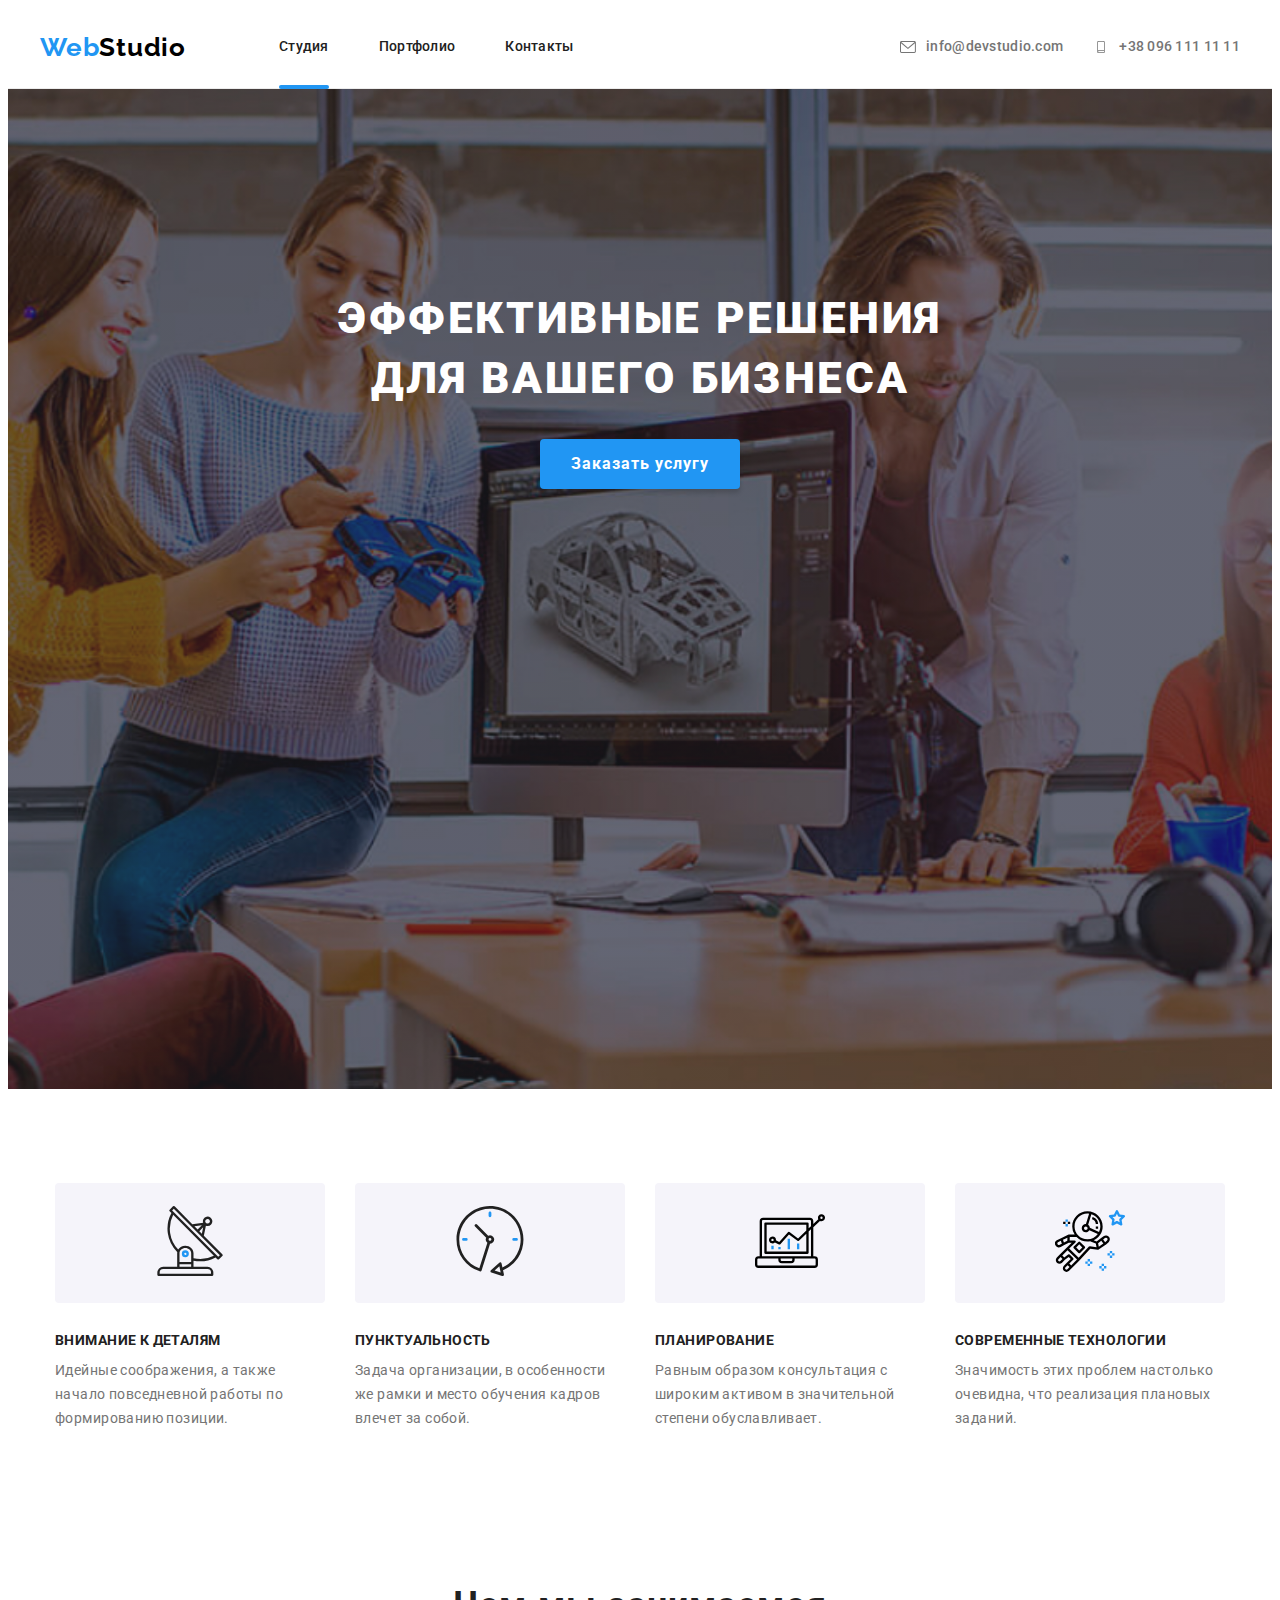
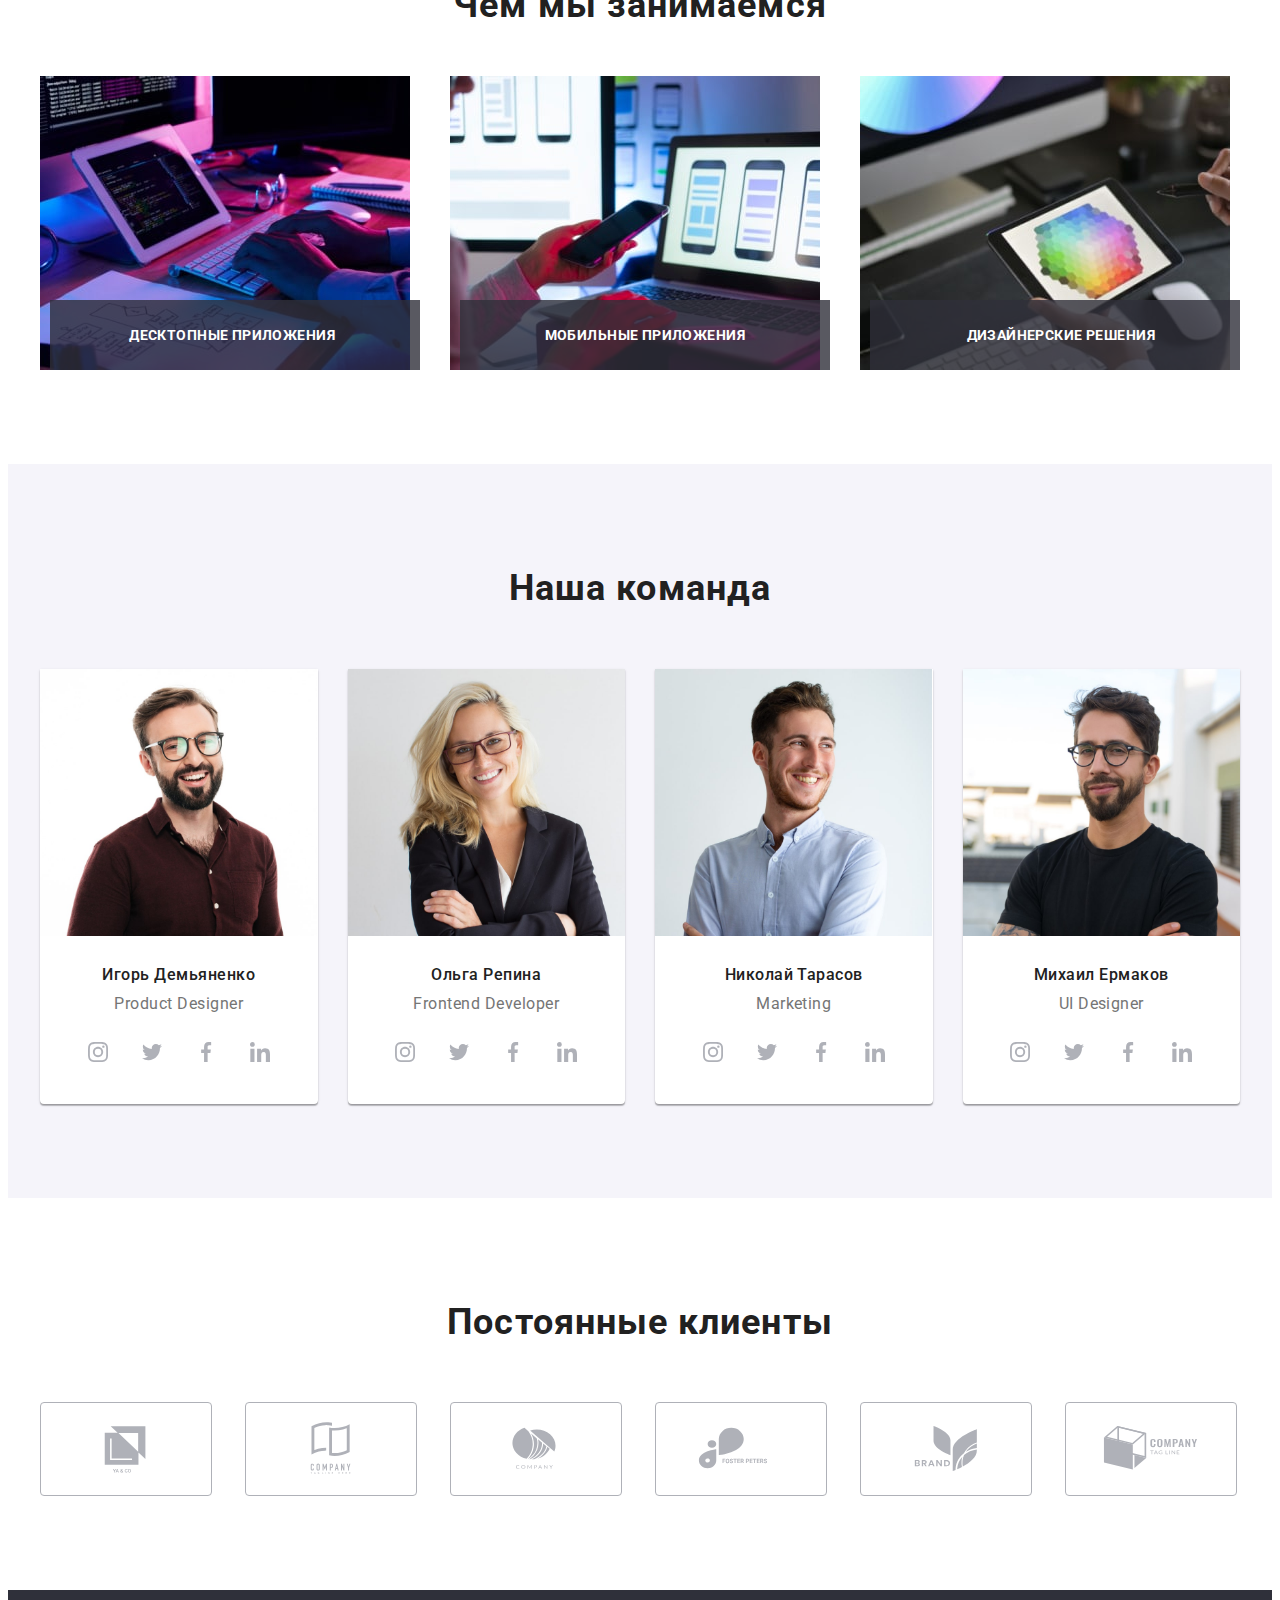
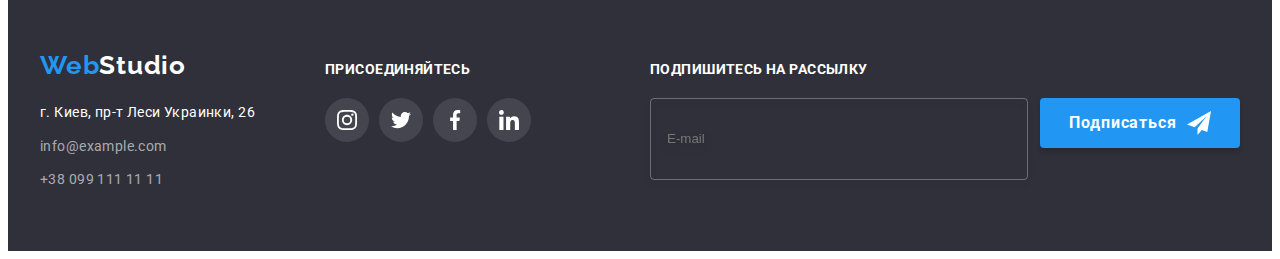
<file: index.html>
<!DOCTYPE html>
<html lang="ru">
<head>
    <meta charset="UTF-8">
    <meta http-equiv="X-UA-Compatible" content="IE=edge">
    <meta name="viewport" content="width=device-width, initial-scale=1.0">
    <title>Web Studio</title>
    <link rel="preconnect" href="https://fonts.googleapis.com">
    <link rel="preconnect" href="https://fonts.gstatic.com" crossorigin>
    <link href="https://fonts.googleapis.com/css2?family=Raleway:wght@700&family=Roboto:wght@400;500;700;900&display=swap" rel="stylesheet">
    <link rel="stylesheet" href="https://cdnjs.cloudflare.com/ajax/libs/modern-normalize/1.1.0/modern-normalize.min.css" integrity="sha512-wpPYUAdjBVSE4KJnH1VR1HeZfpl1ub8YT/NKx4PuQ5NmX2tKuGu6U/JRp5y+Y8XG2tV+wKQpNHVUX03MfMFn9Q==" crossorigin="anonymous" referrerpolicy="no-referrer" />
    
    <link rel="stylesheet" href="./css/main.min.css">
   
</head>
<body>
    <header class="header">
        <div class="container">
            <a href="./index.html" class="logo link">Web<span class="logo header__logo logo--color-black link">Studio</span></a>
            <nav class="navigation">
                <ul class="navigation__list list">
                    <li class="navigation__link link"><a href="./index.html" class="navigation__item link current">Студия</a></li>
                    <li class="navigation__link link"><a href="./portfolio.html" class="navigation__item link">Портфолио</a></li>
                    <li class="navigation__link link"><a href="" class="navigation__item link">Контакты</a></li>
                </ul> 
            </nav>
            <div class="connect header__connect">
                <ul class="connect__list list">
                    <li class="connect__link link">
                        <a href="mailto:info@devstudio.com" class="connect__contaktdown link">
                        <svg class="connect__icon" width="16" height="12">
                            <use href="./images/icon.svg#icon-envelope"></use>
                        </svg>
                        info@devstudio.com</a></li>
                    <li class="connect__link link">
                        <a href="tel:+380961111111" class="connect__contakt link">
                            <svg class="connect__icon" width="16" height="12">
                                <use href="./images/icon.svg#icon-smartphone"></use>
                            </svg>
                            +38 096 111 11 11</a></li>
                </ul>
            </div>
                 <batton class="menu-open btn" type="batton">
                    <svg class="menu-open__soc" width="40" heigth="40">
                        <use href="./images/icon.svg#icon-menu_40px"></use>
                    </svg>
                 </batton>
        </div>
        <div class="mob-menu is-hidden">
            <div class="container">
                <div class="mob-menu__top">
                    <batton class="menu-close" type="batton">
                        <svg class="mob__soc" width="30" height="30">
                            <use href="./images/symbol-defs.svg#icon-close-black"></use>
                        </svg>
                    </batton>
                    <nav class="mob-menu__nav">
                        <ul class="mob-menu__list list">
                            <li class="mob-menu__link link"><a href="./index.html" class="mob-menu__item link carrent">Студия</a></li>
                            <li class="mob-menu__link link"><a href="./portfolio.html" class="mob-menu__item link">Портфолио</a></li>
                            <li class="mob-menu__link link"><a href="" class="mob-menu__item link">Контакты</a></li>
                        </ul> 
                    </nav>
                </div>
                <div class="mob-menu__bottom">
                    <ul class="mob-menu__list list">
                        <li class="mob-menu__link link">
                            <a href="tel:+380961111111" class="mob-menu__contakt link">
                                
                                +38 096 111 11 1

                        <li class="mob-menu__link link">
                            <a href="mailto:info@devstudio.com" class="mob-menu__contaktdown link">
                            
                            info@devstudio.com</a></li>
                       
                    </ul>
                    <ul class="mob-menu-soc__list list">
                        <li class="mob-menu-soc__link link"><a class="mob-menu-soc__item link" href="">Instagram</a></li>
                        <li class="mob-menu-soc__link link"><a class="mob-menu-soc__item link" href="">Twitter</a></li>
                        <li class="mob-menu-soc__link link"><a class="mob-menu-soc__item link" href="">Facebook</a></li>
                        <li class="mob-menu-soc__link link"><a class="mob-menu-soc__item link" href="">LinkedIn</a></li>
                    </ul>
                </div>
            </div>
        </div>
    </header>
    <main>
        <section class="hero section">
            <div class="hero_container">
                 <h1 class="hero__title">Эффективные решения для вашего бизнеса</h1>
                <button type="button" class="hero__btn btn" data-modal-open>Заказать услугу</button>
            </div>
        </section>
        <section class="menu section">
            <div class="container">
                    <h2 class="visually-hidden"></h2>
                        <ul class="menu-icon menu__menu-icon list">
                            <li class="menu-icon__item link">
                                <div class="menu-icon_wrap">
                                    <a href="" class="menu-icon__img link">
                                        <svg class="menu__icon" width="70" height="70">
                                            <use href="./images/icon.svg#icon-antenna"></use>
                                        </svg> 
                                    </a>
                                </div>
                            <h3 class="menu-icon__title">Внимание к деталям</h3>
                            <p class="menu-icon__text">Идейные соображения, а также начало повседневной работы по формированию позиции.</p>
                        
                        </li>
                            <li class="menu-icon__item link">
                                <div class="menu-icon_wrap">
                                    <a href="" class="menu-icon__img link">
                                        <svg class="menu__icon" width="70" height="70">
                                            <use href="./images/icon.svg#icon-clock"></use>
                                        </svg>
                                    </a>
                                </div>
                                
                            <h3 class="menu-icon__title">Пунктуальность</h3>
                            <p class="menu-icon__text">Задача организации, в особенности же рамки и место обучения кадров влечет за собой.</p>
                        </li>
                            <li class="menu-icon__item link">
                                <div class="menu-icon_wrap">
                                    <a href="" class="menu-icon__img link">
                                        <svg class="menu__icon" width="70" height="70">
                                            <use href="./images/icon.svg#icon-diagram"></use>
                                        </svg>
                                    </a>
                                </div>
                                
                            <h3 class="menu-icon__title">Планирование</h3>
                            <p class="menu-icon__text">Равным образом консультация с широким активом в значительной степени обуславливает.</p>
                        
                        </li>
                            <li class="menu-icon__item link">
                                <div class="menu-icon_wrap">
                                    <a href="" class="menu-icon__img link">
                                        <svg class="menu__icon" width="70" height="70">
                                            <use href="./images/icon.svg#icon-astronaut"></use>
                                        </svg>
                                    </a>
                                </div>
                                
                                <h3 class="menu-icon__title">Современные технологии</h3>
                                <p class="menu-icon__text">Значимость этих проблем настолько очевидна, что реализация плановых заданий.</p>
                    
                           </li>
                        </ul>
            </div>
        </section>
        <section class="wedoing section">
            <div class="container">
                <h2 class="wedoing__title">Чем мы занимаемся</h2>
            <ul class="wedoing__list list">
                <li class="wedoing__link link">
                    <div class="wedoing__thumb">
                        <picture>
                            <source 
                            srcset="./images/box1.jpg 1x, ./images/box1-2x.jpg 2x"
                            media="(min-width: 1200px)"
                            >
                            <img src="./images/box1.jpg" class="wedoing__logo img" alt="работа с гаджетом">
                        </picture>
                        
                        <p class="wedoing__text">Десктопные приложения</p>
                    </div>
                </li>
                <li class="wedoing__link link">
                    <div class="wedoing__thumb">
                        <picture>
                            <source 
                            srcset="./images/box2.jpg 1x, ./images/box2-2x.jpg 2x"
                            media="(min-width: 1200px)"
                            >
                            <img src="./images/box2.jpg" class="wedoing__logo img" alt="работа с гаджетом">
                        </picture>
                       
                        <p class="wedoing__text">Мобильные приложения</p>
                    </div>   
                </li>
                <li class="wedoing__link link">
                    <div class="wedoing__thumb">
                        <picture>
                            <source 
                            srcset="./images/box3.jpg 1x, ./images/box3-2x.jpg 2x"
                            media="(min-width: 1200px)"
                            >
                            <img src="./images/box3.jpg" class="wedoing__logo img" alt="работа с гаджетом">
                        </picture>
                        
                        <p class="wedoing__text">Дизайнерские решения</p>
                    </div>
                </li>
            </ul> 
            </div>
        </section>
        <section class="our-team section" >
            <div class="container">
                <h2 class="our-team__title">Наша команда</h2>
                    <ul class="foto  our-team__foto list">
                        <li class="foto__link link">
                            <picture>
                                <source 
                                srcset="./images/img1.jpg 1x, ./images/img1-2x.jpg 2x"
                                media="(min-width: 1200px)"
                                >
                                <source 
                                srcset="./images/img1tab.jpg 1x, ./images/img1tab-2x.jpg 2x"
                                media="(min-width: 768px)"
                                >
                                <source 
                                srcset="./images/img1mob.jpg 1x, ./images/img1mob-2x.jpg 2x"
                                media="(max-width: 767px)"
                                >
                                <img
                            srcset="./images/img1.jpg 1x, ./images/img1-2x.jpg 2x"
                            src="./images/img1.jpg" alt="член команды">
                                
                            </picture>
                            
                            <div class="wrapper">
                                <h3 class="name">Игорь Демьяненко</h3>
                                <p class="name__text">Product Designer</p>
                                <ul class="socials wrapper__socials list">
                                    <li class="socials__link">
                                        <a href="" class="socials__list link">
                                            <svg class="socials__icon" width="20" height="20">
                                                <use href="./images/icon.svg#icon-instagram"></use>
                                            </svg>
                                        </a></li>
                                    <li class="socials__link">
                                        <a href="" class="socials__list link">
                                            <svg class="socials__icon" width="20" height="20">
                                                <use href="./images/icon.svg#icon-twitter"></use>
                                            </svg>
                                        </a></li>
                                    <li class="socials__link">
                                        <a href="" class="socials__list link">
                                            <svg class="socials__icon" width="20" height="20">
                                                <use href="./images/icon.svg#icon-facebook"></use>
                                            </svg>
                                        </a></li>
                                    <li class="socials__link">
                                        <a href="" class="socials__list link">
                                            <svg class="socials__icon" width="20" height="20">
                                                <use href="./images/icon.svg#icon-linkedin"></use>
                                            </svg>
                                        </a></li>
                                </ul>
                            </div>
                        </li>
                        <li class="foto__link link">
                            <picture>
                                <source 
                                srcset="./images/img2.jpg 1x, ./images/img2-2x.jpg 2x"
                                media="(min-width: 1200px)"
                                >
                                <source 
                                srcset="./images/img2tab.jpg 1x, ./images/img2tab-2x.jpg 2x"
                                media="(min-width: 768px)"
                                >
                                <source 
                                srcset="./images/img2mob.jpg 1x, ./images/img2mob-2x.jpg 2x"
                                media="(max-width: 767px)"
                                >
                                <img src="./images/img2.jpg" alt="член команды">
                            </picture>

                            <div class="wrapper">
                                <h3 class="name">Ольга Репина</h3>
                                <p class="name__text">Frontend Developer</p>
                                <ul class="socials wrapper__socials list list">
                                    <li class="socials__link">
                                        <a href="" class="socials__list link">
                                            <svg class="socials__icon" width="20" height="20">
                                                <use href="./images/icon.svg#icon-instagram"></use>
                                            </svg>
                                        </a></li>
                                    <li class="socials__link">
                                        <a href="" class="socials__list link">
                                            <svg class="socials__icon" width="20" height="20">
                                                <use href="./images/icon.svg#icon-twitter"></use>
                                            </svg>
                                        </a></li>
                                    <li class="socials__link">
                                        <a href="" class="socials__list link">
                                            <svg class="socials__icon" width="20" height="20">
                                                <use href="./images/icon.svg#icon-facebook"></use>
                                            </svg>
                                        </a></li>
                                    <li class="socials__link">
                                        <a href="" class="socials__list link">
                                            <svg class="socials__icon" width="20" height="20">
                                                <use href="./images/icon.svg#icon-linkedin"></use>
                                            </svg>
                                        </a></li>
                                </ul>
                            </div>
                        </li>
                        <li class="foto__link link">
                            <picture>
                                <source 
                                srcset="./images/img3.jpg 1x, ./images/img3-2x.jpg 2x"
                                media="(min-width: 1200px)"
                                >
                                <source 
                                srcset="./images/img3tab.jpg 1x, ./images/img3tab-2x.jpg 2x"
                                media="(min-width: 768px)"
                                >
                                <source 
                                srcset="./images/img3mob.jpg 1x, ./images/img3mob-2x.jpg 2x"
                                media="(max-width: 767px)"
                                >
                                <img src="./images/img3.jpg" alt="член команды">
                            </picture>
                            <div class="wrapper">
                                <h3 class="name">Николай Тарасов</h3>
                                <p class="name__text">Marketing</p>
                                <ul class="socials wrapper__socials list list">
                                    <li class="socials__link">
                                        <a href="" class="socials__list link">
                                            <svg class="socials__icon" width="20" height="20">
                                                <use href="./images/icon.svg#icon-instagram"></use>
                                            </svg>
                                        </a></li>
                                    <li class="socials__link">
                                        <a href="" class="socials__list link">
                                            <svg class="socials__icon" width="20" height="20">
                                                <use href="./images/icon.svg#icon-twitter"></use>
                                            </svg>
                                        </a></li>
                                    <li class="socials__link">
                                        <a href="" class="socials__list link">
                                            <svg class="socials__icon" width="20" height="20">
                                                <use href="./images/icon.svg#icon-facebook"></use>
                                            </svg>
                                        </a></li>
                                    <li class="socials__link">
                                        <a href="" class="socials__list link">
                                            <svg class="socials__icon" width="20" height="20">
                                                <use href="./images/icon.svg#icon-linkedin"></use>
                                            </svg>
                                        </a></li>
                                </ul>
                            </div>
                        </li>
                        <li class="foto__link link">
                            <picture>
                                <source 
                                srcset="./images/img4.jpg 1x, ./images/img4-2x.jpg 2x"
                                media="(min-width: 1200px)"
                                >
                                <source 
                                srcset="./images/img4tab.jpg 1x, ./images/img4tab-2x.jpg 2x"
                                media="(min-width: 768px)"
                                >
                                <source 
                                srcset="./images/img4mob.jpg 1x, ./images/img4mob-2x.jpg 2x"
                                media="(max-width: 767px)"
                                >
                                <img src="./images/img4.jpg" alt="член команды">
                            </picture>
                            <div class="wrapper">
                                <h3 class="name">Михаил Ермаков</h3>
                                <p class="name__text">UI Designer</p>
                                <ul class="socials wrapper__socials list list">
                                    <li class="socials__link">
                                        <a href="" class="socials__list link">
                                            <svg class="socials__icon" width="20" height="20">
                                                <use href="./images/icon.svg#icon-instagram"></use>
                                            </svg>
                                        </a></li>
                                    <li class="socials__link">
                                        <a href="" class="socials__list link">
                                            <svg class="socials__icon" width="20" height="20">
                                                <use href="./images/icon.svg#icon-twitter"></use>
                                            </svg>
                                        </a></li>
                                    <li class="socials__link">
                                        <a href="" class="socials__list link">
                                            <svg class="socials__icon" width="20" height="20">
                                                <use href="./images/icon.svg#icon-facebook"></use>
                                            </svg>
                                        </a></li>
                                    <li class="socials__link">
                                        <a href="" class="socials__list link">
                                            <svg class="socials__icon" width="20" height="20">
                                                <use href="./images/icon.svg#icon-linkedin"></use>
                                            </svg>
                                        </a></li>
                                </ul>
                            </div>
                        </li>
                       </ul>
            </div>
        </section>
        <section class="client section">
            <div class="container">
                <h2 class="client__title">Постоянные клиенты</h2>
                <ul class="images client__images list">
                    <li class="images__link link">
                        <a href="" class="images__pic link">
                            <svg class="images__icon" width="106" height="60">
                                
                                <use href="./images/icon.svg#icon-Logo1"></use>
                            </svg>   
                        </a></li>
                    <li class="images__link link">
                        <a href="" class="images__pic link">
                            <svg class="images__icon" width="106" height="60">
                                
                                <use href="./images/icon.svg#icon-Logo2"></use>
                            </svg>   
                        </a></li>
                    <li class="images__link link">
                        <a href="" class="images__pic link">
                            <svg class="images__icon" width="106" height="60">
                                
                                <use href="./images/icon.svg#icon-Logo3"></use>
                            </svg>   
                        </a></li>
                    <li class="images__link link">
                        <a href="" class="images__pic link">
                            <svg class="images__icon" width="106" height="60">
                                
                                <use href="./images/icon.svg#icon-Logo4"></use>
                            </svg>   
                        </a></li>
                    <li class="images__link link">
                        <a href="" class="images__pic link">
                            <svg class="images__icon" width="106" height="60">
                                
                                <use href="./images/icon.svg#icon-Logo5"></use>
                            </svg>   
                        </a></li>
                    <li class="images__link link">
                        <a href="" class="images__pic link">
                            <svg class="images__icon" width="106" height="60">
                                
                                <use href="./images/icon.svg#icon-Logo6"></use>
                            </svg>   
                        </a></li>
                </ul>
            </div>

        </section>
    </main> 
    <footer class="footer">
        <div class="footer__container container">
            <div class="footer__content">
                <a href="./index.html" class="logo footer-logo_link link">Web<span class="logo footer_logo logo--color-white link">Studio</span></a>
                <address class="address">
                    <p class="address__text">г. Киев, пр-т Леси Украинки, 26</p>
                    
                        <a href="mailto:info@example.com" class="address__contaktdown link">info@example.com</a>
                        <a href="tel:+380991111111" class="address__contakt link">+38 099 111 11 11</a>
                    
                </address>
            </div>
            <div class="footer-wrapper footer__footer-wrapper">
                <h3 class="footer-wrapper__title">присоединяйтесь</h3>
        <ul class="footer-soc list">
            <li class="footer-soc__link link"><a href="" class="footer-soc__list link">
                <svg class="footer-soc__icon" width="20" height="20">
                    <use href="./images/icon.svg#icon-instagram"></use>
                </svg>
            </a></li>
            <li class="footer-soc__link link"><a href="" class="footer-soc__list link">
                <svg class="footer-soc__icon" width="20" height="20">
                    <use href="./images/icon.svg#icon-twitter"></use>
                </svg>
            </a></li>
            <li class="footer-soc__link link"><a href="" class="footer-soc__list link">
                <svg class="footer-soc__icon" width="20" height="20">
                    <use href="./images/icon.svg#icon-facebook"></use>
                </svg>
            </a></li>
            <li class="footer-soc__link link"><a href="" class="footer-soc__list link">
                <svg class="footer-soc__icon" width="20" height="20">
                    <use href="./images/icon.svg#icon-linkedin"></use>
                </svg>
            </a></li>
        </ul>
            </div>
            <div class="footer-wrap footer__footer-wrap">
                <h3 class="footer-wrap__title">Подпишитесь на рассылку</h3>
                <form class="footer-form">
                    <input type="E-mail" class="footer-form__input"
                    placeholder="E-mail"
                    name="E-mail"
                    id="E-mail">
                    
                    <button type="button" class="footer-btn btn">Подписаться  <svg class="footer-btn__icon" width="24" height="24">
                        <use href="./images/icon.svg#icon-icon-send"></use>
                    </svg></button>
                </form>
        
            </div>
        </div>
        
    </footer>
    <div class="bac is-hidden" data-modal>
        <div class="modal">
            <div class="modal__button">
                <button type="button" class="modal__close" data-modal-close> 
                    <svg class="modal__soc" width="18" height="18">
                        <use href="./images/symbol-defs.svg#icon-close-black"></use>
                    </svg>
                </button>
            </div>
           
            <p class="modal__title">Оставьте свои данные, мы вам перезвоним</p>
            <form class="modal-form modal__modal-form">
                <div class="modal-filed modal-form__modal-filed">
                    <label class="modal-filed__label" for="name">Имя</label>
                    <div class="modal-icon">
                        <input type="name" 
                        class="modal-icon__input" 
                        placeholder="Имя" 
                        name="name" required 
                        id="name">
                        <svg class="modal-icon__icon" width="18" height="18">
                        <use href="./images/icon.svg#icon-person-black"></use>
                        </svg>
                    </div>
                    
                </div>
                <div class="modal-filed modal-form__modal-filed">
                    <label class="modal-filed__label" for="tel">Телефон</label>
                    <div class="modal-icon">
                        <input type="tel" 
                    class="modal-icon__input" 
                    placeholder="Телефон" 
                    name="tel" required 
                    id="tel">
                    <svg class="modal-icon__icon" width="18" height="18">
                        <use href="./images/icon.svg#icon-phone-black"></use>
                        </svg>
                    </div>
                    
                </div>
                <div class="modal-filed modal-form__modal-filed">
                    <label class="modal-filed__label" for="email">Почта</label>
                    <div class="modal-icon">
                        <input type="email" 
                        class="modal-icon__input" 
                        placeholder="Почта" 
                        name="email" required 
                        id="email">
                        <svg class="modal-icon__icon" width="18" height="18">
                            <use href="./images/icon.svg#icon-email1"></use>
                            </svg>
                    </div>
                    
                </div>
                <div class="modal-filed modal-form__modal-filed">
                    <label class="modal-filed__label" for="text">Комментарий</label>
                    <textarea name="text" id="text" placeholder="Введите текст" class="modal-filed__text"></textarea>
                    
                </div>
                <div class="modal-filed modal-form__modal-filed">
                    <input  type="checkbox" name="checkbox" id="checkbox" class="modal__check visually-hidden" value="true">
                
                    <label class="modal__chec" for="checkbox">
                        <span>
                            <svg class="modal__icon" width="11" height="8">
                                <use href="./images/icon.svg#icon-Vector"></use>
                                </svg>
                        </span>
                        Соглашаюсь с рассылкой и принимаю <a href="" class="modal__checkbox"> Условия договора</a></label>
                    
                </div>
                
                <button type="submit" class="modal__btn btn">Отправить</button>
            </form>
        </div>
    </div>
    <script src="./js/modal.js"></script>
    <script src="./js/menu.js"></script>
</body>
</html>
</file>
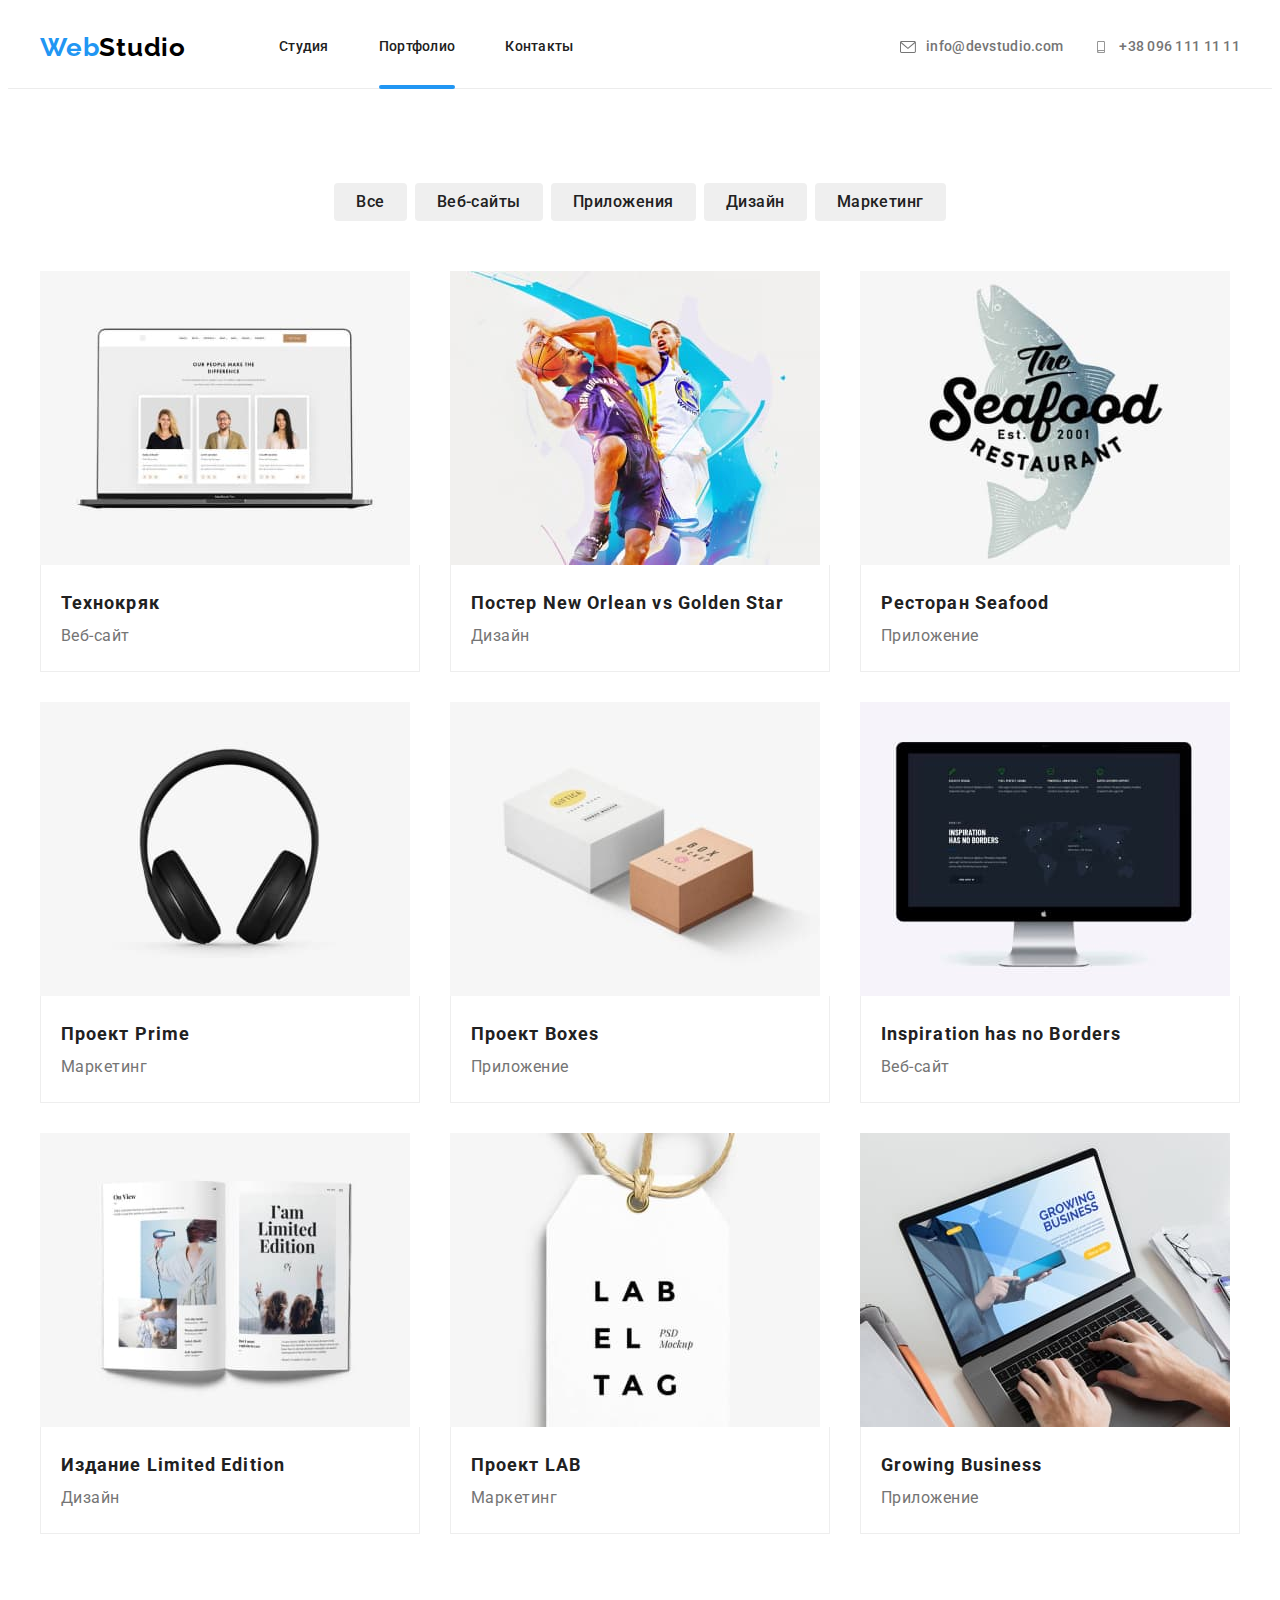
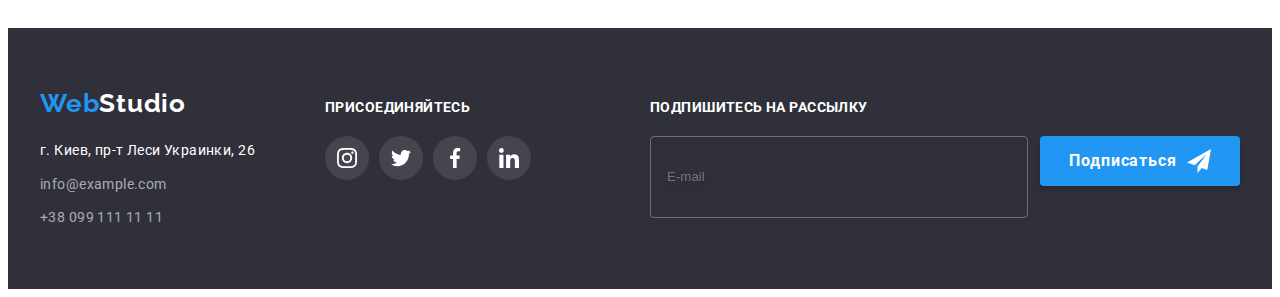
<file: portfolio.html>
<!DOCTYPE html>
<html lang="ru">
<head>
    <meta charset="UTF-8">
    <meta http-equiv="X-UA-Compatible" content="IE=edge">
    <meta name="viewport" content="width=device-width, initial-scale=1.0">
    <title>Web Studio</title>
    <link rel="preconnect" href="https://fonts.googleapis.com">
    <link rel="preconnect" href="https://fonts.gstatic.com" crossorigin>
    <link href="https://fonts.googleapis.com/css2?family=Raleway:wght@700&family=Roboto:wght@400;500;700;900&display=swap" rel="stylesheet">
    <link rel="stylesheet" href="https://cdnjs.cloudflare.com/ajax/libs/modern-normalize/1.1.0/modern-normalize.min.css" integrity="sha512-wpPYUAdjBVSE4KJnH1VR1HeZfpl1ub8YT/NKx4PuQ5NmX2tKuGu6U/JRp5y+Y8XG2tV+wKQpNHVUX03MfMFn9Q==" crossorigin="anonymous" referrerpolicy="no-referrer" />
    
    <link rel="stylesheet" href="./css/main.min.css">

</head>
<body>
    <header class="header">
        <div class="container">
            <a href="./index.html" class="logo link">Web<span class="logo header__logo logo--color-black link">Studio</span></a>
            <nav class="navigation">
                <ul class="navigation__list list">
                    <li class="navigation__link link"><a href="./index.html" class="navigation__item link">Студия</a></li>
                    <li class="navigation__link link"><a href="./portfolio.html" class="navigation__item link current">Портфолио</a></li>
                    <li class="navigation__link link"><a href="" class="navigation__item link">Контакты</a></li>
                </ul> 
            </nav>
            <div class="connect header__connect">
                <ul class="connect__list list">
                    <li class="connect__link link">
                        <a href="mailto:info@devstudio.com" class="connect__contaktdown link">
                        <svg class="connect__icon" width="16" height="12">
                            <use href="./images/icon.svg#icon-envelope"></use>
                        </svg>
                        info@devstudio.com</a></li>
                    <li class="connect__link link">
                        <a href="tel:+380961111111" class="connect__contakt link">
                            <svg class="connect__icon" width="16" height="12">
                                <use href="./images/icon.svg#icon-smartphone"></use>
                            </svg>
                            +38 096 111 11 11</a></li>
                </ul>
            </div>
                 <batton class="menu-open btn" type="batton">
                    <svg class="menu-open__soc" width="40" heigth="40">
                        <use href="./images/icon.svg#icon-menu_40px"></use>
                    </svg>
                 </batton>
        </div>
        <div class="mob-menu is-hidden">
            <div class="container">
                <div class="mob-menu__top">
                    <batton class="menu-close" type="batton">
                        <svg class="mob__soc" width="30" height="30">
                            <use href="./images/symbol-defs.svg#icon-close-black"></use>
                        </svg>
                    </batton>
                    <nav class="mob-menu__nav">
                        <ul class="mob-menu__list list">
                            <li class="mob-menu__link link"><a href="./index.html" class="mob-menu__item link">Студия</a></li>
                            <li class="mob-menu__link link"><a href="./portfolio.html" class="mob-menu__item link carrent">Портфолио</a></li>
                            <li class="mob-menu__link link"><a href="" class="mob-menu__item link">Контакты</a></li>
                        </ul> 
                    </nav>
                </div>
                <div class="mob-menu__bottom">
                    <ul class="mob-menu__list list">
                        <li class="mob-menu__link link">
                            <a href="tel:+380961111111" class="mob-menu__contakt link">
                                
                                +38 096 111 11 1

                        <li class="mob-menu__link link">
                            <a href="mailto:info@devstudio.com" class="mob-menu__contaktdown link">
                            
                            info@devstudio.com</a></li>
                       
                    </ul>
                    <ul class="mob-menu-soc__list list">
                        <li class="mob-menu-soc__link link"><a class="mob-menu-soc__item link" href="">Instagram</a></li>
                        <li class="mob-menu-soc__link link"><a class="mob-menu-soc__item link" href="">Twitter</a></li>
                        <li class="mob-menu-soc__link link"><a class="mob-menu-soc__item link" href="">Facebook</a></li>
                        <li class="mob-menu-soc__link link"><a class="mob-menu-soc__item link" href="">LinkedIn</a></li>
                    </ul>
                </div>
            </div>
        </div>
    </header>
<main>
<section class="button-benefits section">
    <div class="container">
            <h2 class="visually-hidden"></h2>
    <ul class="button-benefits__list list">
        <li class="button-benefits__link link"><button type="button" class="button-benefit__button btn">Все</button></li>
        <li class="button-benefits__link link"><button type="button" class="button-benefit__button btn">Веб-сайты</button></li>
        <li class="button-benefits__link link"><button type="button" class="button-benefit__button btn">Приложения</button></li>
        <li class="button-benefits__link link"><button type="button" class="button-benefit__button btn">Дизайн</button></li>
        <li class="button-benefits__link link"><button type="button" class="button-benefit__button btn">Маркетинг</button></li>
    </ul>
        
    <ul class="card list">
        <li class="card__item link">
           
            <div class="card__thumb">
                <picture>
                    <source 
                    srcset="./images/imgs1.jpg 1x, ./images/imgs1-2x.jpg 2x"
                    media="(min-width: 1200px)"
                    >
                    <source 
                    srcset="./images/imgs1tab.jpg 1x, ./images/imgs1tab-2x.jpg 2x"
                    media="(min-width: 768px)"
                    >
                    <source 
                    srcset="./images/imgs1mob.jpg 1x, ./images/imgs1mob-2x.jpg 2x"
                    media="(max-width: 767px)"
                    >
                    <img src="./images/imgs1.jpg" alt="ноутбук">
                </picture>
                
                <p class="card__top-text">
                    Ресурс предлагает комплексные предложения с разным уровнем функционала и сервисов. Все это позволит посетителю получить исчерпывающие сведения о компании или частном лице.</p>
            </div>
            
            <div class="card__content">
                <h3 class="card__subtitle">Технокряк</h3>
                <p class="card__text">Веб-сайт</p>
            </div>
        </li>
        <li class="card__item link">
            <div class="card__thumb">
                <picture>
                    <source 
                    srcset="./images/imgs2.jpg 1x, ./images/imgs2-2x.jpg 2x"
                    media="(min-width: 1200px)"
                    >
                    <source 
                    srcset="./images/imgs2tab.jpg 1x, ./images/imgs2tab-2x.jpg 2x"
                    media="(min-width: 768px)"
                    >
                    <source 
                    srcset="./images/imgs2mob.jpg 1x, ./images/imgs2mob-2x.jpg 2x"
                    media="(max-width: 767px)"
                    >
                    <img src="./images/imgs2.jpg" alt="баскетболисты">
                </picture>
                
                <p class="card__top-text">
                    Ресурс предлагает комплексные предложения с разным уровнем функционала и сервисов. Все это позволит посетителю получить исчерпывающие сведения о компании или частном лице.</p>
            </div>
            
            <div class="card__content">
                <h3 class="card__subtitle">Постер New Orlean vs Golden Star</h3>
                <p class="card__text">Дизайн</p>
            </div>
        </li>
        <li class="card__item link">
            <div class="card__thumb">
                <picture>
                    <source 
                    srcset="./images/imgs3.jpg 1x, ./images/imgs3-2x.jpg 2x"
                    media="(min-width: 1200px)"
                    >
                    <source 
                    srcset="./images/imgs3tab.jpg 1x, ./images/imgs3tab-2x.jpg 2x"
                    media="(min-width: 768px)"
                    >
                    <source 
                    srcset="./images/imgs3mob.jpg 1x, ./images/imgs3mob-2x.jpg 2x"
                    media="(max-width: 767px)"
                    >
                    <img src="./images/imgs3.jpg" alt="натпись">
                </picture>
                
                <p class="card__top-text">
                    Ресурс предлагает комплексные предложения с разным уровнем функционала и сервисов. Все это позволит посетителю получить исчерпывающие сведения о компании или частном лице.</p>
            </div>
            
            <div class="card__content">
                <h3 class="card__subtitle">Ресторан Seafood</h3>
                <p class="card__text">Приложение</p>
            </div>
        </li>
        <li class="card__item link">
            <div class="card__thumb">
                <picture>
                    <source 
                    srcset="./images/imgs4.jpg 1x, ./images/imgs4-2x.jpg 2x"
                    media="(min-width: 1200px)"
                    >
                    <source 
                    srcset="./images/imgs4tab.jpg 1x, ./images/imgs4tab-2x.jpg 2x"
                    media="(min-width: 768px)"
                    >
                    <source 
                    srcset="./images/imgs4mob.jpg 1x, ./images/imgs4mob-2x.jpg 2x"
                    media="(max-width: 767px)"
                    >
                    <img src="./images/imgs4.jpg" alt="наушники">
                </picture>
                
                <p class="card__top-text">
                    Ресурс предлагает комплексные предложения с разным уровнем функционала и сервисов. Все это позволит посетителю получить исчерпывающие сведения о компании или частном лице.</p>
            </div>
            
            <div class="card__content">
                <h3 class="card__subtitle">Проект Prime</h3>
                <p class="card__text">Маркетинг</p>
            </div>
        </li>
        <li class="card__item link">
            <div class="card__thumb">
                <picture>
                    <source 
                    srcset="./images/imgs5.jpg 1x, ./images/imgs5-2x.jpg 2x"
                    media="(min-width: 1200px)"
                    >
                    <source 
                    srcset="./images/imgs5tab.jpg 1x, ./images/imgs5tab-2x.jpg 2x"
                    media="(min-width: 768px)"
                    >
                    <source 
                    srcset="./images/imgs5mob.jpg 1x, ./images/imgs5mob-2x.jpg 2x"
                    media="(max-width: 767px)"
                    >
                    <img src="./images/imgs5.jpg" alt="коробочки">
                </picture>
                
                <p class="card__top-text">
                    Ресурс предлагает комплексные предложения с разным уровнем функционала и сервисов. Все это позволит посетителю получить исчерпывающие сведения о компании или частном лице.</p>
            </div>
            
            <div class="card__content">
                <h3 class="card__subtitle">Проект Boxes</h3>
                <p class="card__text">Приложение</p>
            </div>
        </li>
        <li class="card__item link">
            <div class="card__thumb">
                <picture>
                    <source 
                    srcset="./images/imgs6.jpg 1x, ./images/imgs6-2x.jpg 2x"
                    media="(min-width: 1200px)"
                    >
                    <source 
                    srcset="./images/imgs6tab.jpg 1x, ./images/imgs6tab-2x.jpg 2x"
                    media="(min-width: 768px)"
                    >
                    <source 
                    srcset="./images/imgs6mob.jpg 1x, ./images/imgs6mob-2x.jpg 2x"
                    media="(max-width: 767px)"
                    >
                    <img src="./images/imgs6.jpg" alt="монитор">
                </picture>
                
                <p class="card__top-text">
                    Ресурс предлагает комплексные предложения с разным уровнем функционала и сервисов. Все это позволит посетителю получить исчерпывающие сведения о компании или частном лице.</p>
            </div>
            
            <div class="card__content">
                <h3 class="card__subtitle">Inspiration has no Borders</h3>
                <p class="card__text">Веб-сайт</p>
            </div>
        </li>
        <li class="card__item link">
            <div class="card__thumb">
                <picture>
                    <source 
                    srcset="./images/imgs7.jpg 1x, ./images/imgs7-2x.jpg 2x"
                    media="(min-width: 1200px)"
                    >
                    <source 
                    srcset="./images/imgs7tab.jpg 1x, ./images/imgs7tab-2x.jpg 2x"
                    media="(min-width: 768px)"
                    >
                    <source 
                    srcset="./images/imgs7mob.jpg 1x, ./images/imgs7mob-2x.jpg 2x"
                    media="(max-width: 767px)"
                    >
                    <img src="./images/imgs7.jpg" alt="книга">
                </picture>
                
                <p class="card__top-text">
                    Ресурс предлагает комплексные предложения с разным уровнем функционала и сервисов. Все это позволит посетителю получить исчерпывающие сведения о компании или частном лице.</p>
            </div>
            
            <div class="card__content">
                <h3 class="card__subtitle">Издание Limited Edition</h3>
                <p class="card__text">Дизайн</p>
            </div>
        </li>
        <li class="card__item link">
            <div class="card__thumb">
                <picture>
                    <source 
                    srcset="./images/imgs8.jpg 1x, ./images/imgs8-2x.jpg 2x"
                    media="(min-width: 1200px)"
                    >
                    <source 
                    srcset="./images/imgs8tab.jpg 1x, ./images/imgs8tab-2x.jpg 2x"
                    media="(min-width: 768px)"
                    >
                    <source 
                    srcset="./images/imgs8mob.jpg 1x, ./images/imgs8mob-2x.jpg 2x"
                    media="(max-width: 767px)"
                    >
                    <img src="./images/imgs8.jpg" alt="бирка">
                </picture>
                
                <p class="card__top-text">
                    Ресурс предлагает комплексные предложения с разным уровнем функционала и сервисов. Все это позволит посетителю получить исчерпывающие сведения о компании или частном лице.</p>
            </div>
            
            <div class="card__content">
                <h3 class="card__subtitle">Проект LAB</h3>
                <p class="card__text">Маркетинг</p>
            </div>
        </li>
        <li class="card__item link">
            <div class="card__thumb">
                <picture>
                    <source 
                    srcset="./images/imgs9.jpg 1x, ./images/imgs9-2x.jpg 2x"
                    media="(min-width: 1200px)"
                    >
                    <source 
                    srcset="./images/imgs9tab.jpg 1x, ./images/imgs9tab-2x.jpg 2x"
                    media="(min-width: 768px)"
                    >
                    <source 
                    srcset="./images/imgs9mob.jpg 1x, ./images/imgs9mob-2x.jpg 2x"
                    media="(max-width: 767px)"
                    >
                    <img src="./images/imgs9.jpg" alt="ноутбук">
                </picture>
                
                <p class="card__top-text">
                    Ресурс предлагает комплексные предложения с разным уровнем функционала и сервисов. Все это позволит посетителю получить исчерпывающие сведения о компании или частном лице.</p>
            </div>
            
            <div class="card__content">
                <h3 class="card__subtitle">Growing Business</h3>
                <p class="card__text">Приложение</p>
            </div>
        </li>
    </ul>
    </div>
</section>
</main>

<footer class="footer">
    <div class="footer__container container">
        <div class="footer__content">
            <a href="./index.html" class="logo footer-logo_link link">Web<span class="logo footer_logo logo--color-white link">Studio</span></a>
            <address class="address">
                <p class="address__text">г. Киев, пр-т Леси Украинки, 26</p>
                
                    <a href="mailto:info@example.com" class="address__contaktdown link">info@example.com</a>
                    <a href="tel:+380991111111" class="address__contakt link">+38 099 111 11 11</a>
                
            </address>
        </div>
        <div class="footer-wrapper footer__footer-wrapper">
            <h3 class="footer-wrapper__title">присоединяйтесь</h3>
    <ul class="footer-soc list">
        <li class="footer-soc__link link"><a href="" class="footer-soc__list link">
            <svg class="footer-soc__icon" width="20" height="20">
                <use href="./images/icon.svg#icon-instagram"></use>
            </svg>
        </a></li>
        <li class="footer-soc__link link"><a href="" class="footer-soc__list link">
            <svg class="footer-soc__icon" width="20" height="20">
                <use href="./images/icon.svg#icon-twitter"></use>
            </svg>
        </a></li>
        <li class="footer-soc__link link"><a href="" class="footer-soc__list link">
            <svg class="footer-soc__icon" width="20" height="20">
                <use href="./images/icon.svg#icon-facebook"></use>
            </svg>
        </a></li>
        <li class="footer-soc__link link"><a href="" class="footer-soc__list link">
            <svg class="footer-soc__icon" width="20" height="20">
                <use href="./images/icon.svg#icon-linkedin"></use>
            </svg>
        </a></li>
    </ul>
        </div>
        <div class="footer-wrap footer__footer-wrap">
            <h3 class="footer-wrap__title">Подпишитесь на рассылку</h3>
            <form class="footer-form">
                <input type="E-mail" class="footer-form__input"
                placeholder="E-mail"
                name="E-mail"
                id="E-mail">
                
                <button type="button" class="footer-btn btn">Подписаться  <svg class="footer-btn__icon" width="24" height="24">
                    <use href="./images/icon.svg#icon-icon-send"></use>
                </svg></button>
            </form>
    
        </div>
    </div>
    
</footer>
<script src="./js/menu.js"></script>  
</body>
</html>
</file>
<file: css/main.min.css>
:root{--first-title-color: #212121;--second-title-color: #757575;--accent-color: #2196F3}p,h1,h2,h3,h4,h5,h6{margin:0}ul{margin:0;padding-left:0}address{font-style:normal}a{color:currentColor}img{display:block;max-width:100%;height:auto}body{font-family:Roboto,Raleway,sans-serif}.list{list-style:none}.link{text-decoration:none}.no-scroll{overflow:hidden}.visually-hidden{position:absolute;width:1px;height:1px;margin:-1px;border:0;padding:0;white-space:nowrap;clip-path:inset(100%);clip:rect(0 0 0 0);overflow:hidden}.container{width:100%;margin-left:auto;margin-right:auto;padding-left:15px;padding-right:15px}@media screen and (min-width: 479px){.container{padding-left:15px;padding-right:15px}}@media screen and (min-width: 480px){.container{width:480px}}@media screen and (min-width: 768px){.container{width:768px}}@media screen and (min-width: 1200px){.container{width:1200px;padding-left:15px;padding-right:15px}}.btn{border:none;border-radius:4px;cursor:pointer;transition:background-color 250ms cubic-bezier(0.4, 0, 0.2, 1),color 250ms cubic-bezier(0.4, 0, 0.2, 1)}.section{padding-top:94px;padding-bottom:94px}.bac{position:fixed;top:0;width:100vw;height:100vh;background-color:rgba(0,0,0,.2);transition:opacity 250ms cubic-bezier(0.4, 0, 0.2, 1),visibility 250ms cubic-bezier(0.4, 0, 0.2, 1)}.modal{position:absolute;top:50%;left:50%;transform:translate(-50%, -50%);transform:scale(1),rotate(0);transition:transform 250ms cubic-bezier(0.4, 0, 0.2, 1);background-color:#fff;border-radius:4px;width:100vw;min-height:609px;padding:40px}.bac.is-hidden .modal{transform:translate(-50%, -50%) scale(0) rotate(360deg)}@media screen and (max-width: 1199px){.modal{width:450px}}@media screen and (min-width: 1200px){.modal{width:528px;min-height:581px}}.modal__title{font-weight:700;font-size:20px;line-height:1.15;text-align:center;letter-spacing:.03em;color:#212121;margin-bottom:12px}.modal__button{padding:0}.modal__close{position:absolute;right:8px;top:8px;width:30px;height:30px;border:1px solid rgba(0,0,0,.1);border-radius:50%;cursor:pointer;display:flex;justify-content:center;align-items:center;background-color:#fff;transition:fill 20ms cubic-bezier(0.4, 0, 0.2, 1)}.modal__soc:focus,.modal__soc:hover{fill:var(--accent-color)}.modal__close:hover .modal__soc:focus,.modal__close:focus .modal__soc:focus,.modal__close:hover .modal__soc:hover,.modal__close:focus .modal__soc:hover{fill:var(--accent-color)}.is-hidden{opacity:0;visibility:hidden;pointer-events:none}.modal-icon__input{width:calc(100vw - 80px);height:40px;border:1px solid rgba(33,33,33,.2);border-radius:4px;padding-left:42px;font-weight:400;font-size:16px;cursor:pointer;transition:border-color 250ms cubic-bezier(0.4, 0, 0.2, 1);outline:none}.modal-icon__input:focus,.modal-icon__input:hover{border-color:var(--accent-color)}@media screen and (max-width: 1199px){.modal-icon__input{width:370px}}@media screen and (min-width: 1200px){.modal-icon__input{width:448px}}.modal-icon{position:relative}.modal-icon__icon{position:absolute;top:50%;left:12px;transform:translateY(-50%);transition:fill 20ms cubic-bezier(0.4, 0, 0.2, 1)}.modal-icon__input:focus+.modal-icon__icon,.modal-icon__input:hover+.modal-icon__icon{fill:var(--accent-color)}.modal__modal-form{font-size:12px;line-height:1.67;letter-spacing:.01em;color:#757575;display:block;margin-bottom:4px}.modal-form__modal-filed{margin-bottom:10px}.modal-filed__text{width:calc(100vw - 80px);height:120px;border:1px solid rgba(33,33,33,.2);border-radius:4px;resize:none;padding-top:12px;padding-left:16px;font-weight:400;font-size:14px;line-height:1.42;letter-spacing:.01em;color:rgba(117,117,117,.5);transition:border-color 250ms ubic-bezier(0.4, 0, 0.2, 1);outline:none}.modal-filed__text:hover,.modal-filed__text:focus{border-color:var(--accent-color)}@media screen and (max-width: 1199px){.modal-filed__text{width:370px}}@media screen and (min-width: 1200px){.modal-filed__text{width:448px}}.modal__chec{font-weight:400;font-size:12px;line-height:1.1666666667;letter-spacing:.03em;color:#757575;margin-left:1px;display:flex;align-items:center;border-radius:4px}.modal__chec span{width:16px;height:15px;border:1px solid #212121;margin-right:8px;display:flex;justify-content:center;align-items:center}.modal__check:checked+.modal__chec span{background-color:var(--accent-color);border:none}@media screen and (min-width: 1200px){.modal__check:checked+.modal__chec span{margin-right:7px}}@media screen and (min-width: 1200px){.modal__chec{font-size:14px;line-height:1.71;margin-left:7px}}.modal__icon{fill:rgba(0,0,0,0)}.modal__check:checked+.modal__chec .modal__icon{fill:#fff}.modal__checkbox{font-size:12px;line-height:1.1666666667;letter-spacing:.03em;color:#2196f3;margin-left:3px}.modal__btn{font-family:inherit;font-style:normal;font-weight:700;font-size:16px;line-height:1.88;display:flex;align-items:center;text-align:center;letter-spacing:.06em;color:#fff;width:200px;height:50px;background:var(--accent-color);box-shadow:0px 4px 4px rgba(0,0,0,.15);border-radius:4px;justify-content:center;margin:30px auto 0}.modal__btn:focus,.modal__btn:hover{background-color:#188ce8;color:#fff}.header{padding-top:16px;padding-bottom:16px;border-bottom:1px solid #ececec}.header>.container{display:flex;align-items:center}@media screen and (min-width: 768px){.header{padding-top:26px;padding-bottom:26px}}@media screen and (min-width: 1200px){.header{padding-top:24px;padding-bottom:25px}}.navigation__list{display:flex}@media screen and (max-width: 767px){.navigation__list{display:none}}.navigation__link:not(:last-child){margin-right:50px}.navigation__item{display:block;font-weight:500;font-size:14px;line-height:1.14;letter-spacing:.02em;color:var(--first-title-color);transition:color 250ms cubic-bezier(0.4, 0, 0.2, 1)}.navigation__item:hover,.navigation__item:focus{color:var(--accent-color)}.current{position:relative}.current:after{position:absolute;content:"";width:100%;height:4px;border-radius:2px;left:0;background-color:var(--accent-color);bottom:-41px}@media screen and (min-width: 1200px){.current:after{bottom:-34px}}@media screen and (min-width: 768px)and (max-width: 1199px){.connect__list{display:flex;flex-direction:column;gap:10px;margin-left:64px}}@media screen and (min-width: 1200px){.connect__list{display:flex;justify-content:center;align-items:center;gap:30px}}.connect__contaktdown{font-weight:500;font-size:12px;line-height:1.67;letter-spacing:.02em;color:var(--second-title-color);display:flex;align-items:center;transition:color 250ms cubic-bezier(0.4, 0, 0.2, 1)}.connect__contaktdown:hover,.connect__contaktdown:focus{color:var(--accent-color)}@media screen and (max-width: 767px){.connect__contaktdown{display:none}}@media screen and (min-width: 1200px){.connect__contaktdown{font-size:14px;line-height:1.14}}.connect__icon{fill:currentColor;margin-right:10px}@media screen and (min-width: 768px)and (max-width: 1199px){.connect__icon{width:10px;height:14px}}.connect__contakt{font-weight:500;font-size:12px;line-height:1.67;letter-spacing:.02em;color:var(--second-title-color);display:flex;align-items:center;transition:color 250ms cubic-bezier(0.4, 0, 0.2, 1)}.connect__contakt:hover,.connect__contakt:focus{color:var(--accent-color)}@media screen and (max-width: 767px){.connect__contakt{display:none}}@media screen and (min-width: 1200px){.connect__contakt{font-size:14px;line-height:1.14}}.header__connect{margin-left:auto}.menu-open{margin-left:auto;width:40px;height:40px;background-color:rgba(0,0,0,0);padding-bottom:0;position:relative}.menu-open:hover,.menu-open:focus{background-color:#188ce8}@media screen and (min-width: 767px){.menu-open{display:none}}.menu-open__soc{position:absolute;top:0;left:0;height:40px;fill:#000;transition:fill 250ms cubic-bezier(0.4, 0, 0.2, 1)}.menu-open:hover .menu-open__soc,.menu-open:focus .menu-open__soc{fill:#188ce8}@media screen and (min-width: 767px){.menu-open__soc{display:none}}.mob-menu{position:fixed;width:100vw;height:100vh;background-color:#fff;top:0;z-index:2;padding-top:48px;padding-bottom:48px}.mob-menu>.container{display:flex;flex-direction:column;height:100%;justify-content:space-between;overflow:auto}@media screen and (min-width: 767px){.mob-menu{display:none}}.menu-close{position:absolute;right:15px;top:10px;width:40px;height:40px;border:none;cursor:pointer;padding:0;display:flex;justify-content:center;align-items:center;border-color:#000;background-color:#fff}.mob__soc:hover,.mob__soc:focus{fill:#2196f3}.mob-menu__list{padding:0;margin:0;list-style:none}.mob-menu__link:not(:last-child){margin-bottom:32px}.mob-menu__item{font-weight:500;font-size:28px;line-height:1.18;letter-spacing:.02em;color:#212121}@media screen and (min-width: 480px){.mob-menu__item{font-size:40px;line-height:1.18}}.mob-menu__item.carrent{color:#2196f3}.mob-menu__list{padding:0;margin:0;list-style:none}.mob-menu__contakt{font-weight:500;font-size:28px;line-height:1.4285714286;letter-spacing:.02em;color:#2196f3}@media screen and (min-width: 480px){.mob-menu__contakt{font-size:34px;line-height:1.1764705882}}.mob-menu__contaktdown{font-weight:500;font-size:18px;line-height:1.5555555556;letter-spacing:.02em;color:#757575;margin-top:32px}@media screen and (min-width: 480px){.mob-menu__contaktdown{font-size:24px;line-height:1.1666666667}}.mob-menu-soc__list{padding:0;display:flex;gap:10px;margin-top:64px}.mob-menu-soc__link:not(:last-child){border-right:1px solid rgba(33,33,33,.2);padding-right:10px}.mob-menu-soc__item{font-weight:500;font-size:13px;line-height:1.6923076923;letter-spacing:.02em;color:#2196f3}@media screen and (min-width: 480px){.mob-menu-soc__item{font-size:18px;line-height:1.2222222222}}.logo{font-family:Raleway,sans-serif;font-weight:700;font-size:26px;line-height:1.19;letter-spacing:.03em;color:var(--accent-color)}.header__logo{font-family:Raleway,sans-serif;font-weight:700;font-size:26px;line-height:1.19;letter-spacing:.03em;margin-right:93px}.footer-logo_link{font-family:Raleway,sans-serif;font-weight:700;font-size:26px;line-height:1.19;letter-spacing:.03em;color:var(--accent-color);display:flex;justify-content:center}@media screen and (min-width: 1200px){.footer-logo_link{display:inline-flex}}.footer_logo{font-family:Raleway,sans-serif;font-weight:700;font-size:26px;line-height:1.19;letter-spacing:.03em;display:flex;justify-content:center}@media screen and (min-width: 1200px){.footer_logo{display:inline-block}}.logo--color-black{color:#000}.logo--color-white{color:#fff}.hero{background-color:rgba(47,48,58,.4);padding:118px 60px;background-image:linear-gradient(rgba(47, 48, 58, 0.4), rgba(47, 48, 58, 0.4)),url(../images/mobilefon.jpg);background-repeat:no-repeat;background-position:center;background-size:cover;max-width:767px;height:400px}@media(min-device-pixel-ratio: 2),(min-resolution: 192dpi),(min-resolution: 2dppx){.hero{background-image:linear-gradient(rgba(47, 48, 58, 0.4), rgba(47, 48, 58, 0.4)),url(../images/fonmob-2x.jpg)}}@media screen and (min-width: 480px){.hero{background-image:linear-gradient(rgba(47, 48, 58, 0.4), rgba(47, 48, 58, 0.4)),url(../images/mobilefon.jpg)}}@media screen and (min-width: 480px)and (min-device-pixel-ratio: 2),screen and (min-width: 480px)and (min-resolution: 192dpi),screen and (min-width: 480px)and (min-resolution: 2dppx){.hero{background-image:linear-gradient(rgba(47, 48, 58, 0.4), rgba(47, 48, 58, 0.4)),url(../images/fonmob-2x.jpg)}}@media screen and (min-width: 768px){.hero{padding:118px 204px;background-image:linear-gradient(rgba(47, 48, 58, 0.4), rgba(47, 48, 58, 0.4)),url(../images/tabletfon.jpg);max-width:1199px}}@media screen and (min-width: 768px)and (min-device-pixel-ratio: 2),screen and (min-width: 768px)and (min-resolution: 192dpi),screen and (min-width: 768px)and (min-resolution: 2dppx){.hero{background-image:linear-gradient(rgba(47, 48, 58, 0.4), rgba(47, 48, 58, 0.4)),url(../images/fontab-2x.jpg)}}@media screen and (min-width: 1200px){.hero{padding-top:200px;padding-bottom:200px;background-image:linear-gradient(rgba(47, 48, 58, 0.4), rgba(47, 48, 58, 0.4)),url(../images/fon.jpg);max-width:1600px;height:600px;margin:0 auto}}@media screen and (min-width: 1200px)and (min-device-pixel-ratio: 2),screen and (min-width: 1200px)and (min-resolution: 192dpi),screen and (min-width: 1200px)and (min-resolution: 2dppx){.hero{background-image:linear-gradient(rgba(47, 48, 58, 0.4), rgba(47, 48, 58, 0.4)),url(../images/fon-2x.jpg)}}.hero__title{font-family:"Roboto",sans-serif;font-weight:900;font-size:26px;line-height:1.6;text-align:center;letter-spacing:.06em;text-transform:uppercase;color:#fff;width:200px;margin-left:auto;margin-right:auto}@media screen and (min-width: 480px){.hero__title{width:360px}}@media screen and (min-width: 768px){.hero__title{width:360px}}@media screen and (min-width: 1200px){.hero__title{font-size:44px;line-height:1.36;width:696px}}.hero__btn{font-family:inherit;font-weight:700;font-size:16px;line-height:1.87;display:flex;align-items:center;text-align:center;letter-spacing:.06em;color:#fff;background-color:var(--accent-color);margin:30px auto 0;min-width:200px;height:50px;background:var(--accent-color);box-shadow:0px 4px 4px rgba(0,0,0,.15);justify-content:center;align-items:center}.hero__btn:hover,.hero__btn:focus{background-color:#188ce8;color:#fff}.menu{padding-top:60px;padding-bottom:60px}@media screen and (min-width: 1200px){.menu{padding-top:94px}}.menu__menu-icon{display:flex;flex-wrap:wrap;justify-content:center;gap:30px}@media screen and (min-width: 1200px){.menu__menu-icon{flex-wrap:nowrap}}@media screen and (min-width: 480px){.menu-icon__item{width:450px}}@media screen and (min-width: 768px){.menu-icon__item{width:calc((100% - 30px)/2)}}@media screen and (min-width: 1200px){.menu-icon__item{width:270px}}.menu-icon_wrap{display:flex;justify-content:center;align-items:center;height:120px;background:#f5f4fa;border-radius:4px;color:#f5f4fa}@media screen and (min-width: 480px){.menu-icon_wrap{width:450px}}@media screen and (min-width: 768px){.menu-icon_wrap{width:354px}}@media screen and (min-width: 1200px){.menu-icon_wrap{width:270px}}.menu-icon__title{font-family:"Roboto",sans-serif;font-weight:700;font-size:14px;line-height:1.14;letter-spacing:.03em;text-transform:uppercase;color:var(--first-title-color);margin-bottom:10px;margin-top:30px}@media screen and (min-width: 480px){.menu-icon__title{text-align:center}}@media screen and (min-width: 768px){.menu-icon__title{text-align:left}}.menu-icon__text{font-size:14px;line-height:1.71;letter-spacing:.03em;color:var(--second-title-color);width:100%}@media screen and (max-width: 1199px){.wedoing{display:none}}@media screen and (min-width: 1200px){.wedoing{padding-bottom:94px}}.wedoing__title{font-family:"Roboto",sans-serif;font-weight:700;font-size:36px;line-height:1.16;text-align:center;letter-spacing:.03em;color:var(--first-title-color);margin-bottom:50px}.wedoing__list{display:flex;column-gap:30px}.wedoing__link{width:calc((100% - 60px)/3)}.wedoing__thumb{position:relative}.wedoing__thumb:before{display:inline-block;position:absolute;content:"";bottom:0;right:0;width:370px;height:70px;background-color:rgba(47,48,58,.8)}.wedoing__text{position:absolute;bottom:27px;right:85px;transform:scale(-27px, -85px);font-weight:700;font-size:14px;line-height:1.14;text-align:center;letter-spacing:.03em;text-transform:uppercase;color:#fff}.our-team{padding-top:60px;padding-bottom:60px;background:#f5f4fa}@media screen and (min-width: 1200px){.our-team{padding-top:94px;padding-bottom:94px}}.our-team__title{font-family:"Roboto",sans-serif;font-weight:700;font-size:22px;line-height:1.5;text-align:center;letter-spacing:.03em;color:var(--first-title-color);margin-bottom:30px}@media screen and (min-width: 480px){.our-team__title{font-size:28px;line-height:1.18}}@media screen and (min-width: 768px){.our-team__title{font-size:28px;line-height:1.18}}@media screen and (min-width: 1200px){.our-team__title{font-size:36px;line-height:1.67;margin-bottom:50px}}.our-team__foto{display:flex;flex-wrap:wrap;justify-content:center;gap:30px}.foto__link{background:#fff;box-shadow:0px 1px 3px rgba(0,0,0,.12),0px 1px 1px rgba(0,0,0,.14),0px 2px 1px rgba(0,0,0,.2);border-radius:0px 0px 4px 4px}@media screen and (min-width: 768px){.foto__link{width:calc((100% - 30px)/2)}}@media screen and (min-width: 1200px){.foto__link{width:calc((100% - 90px)/4)}}.name{font-weight:500;font-size:16px;line-height:1.18;text-align:center;letter-spacing:.03em;color:var(--first-title-color);margin-bottom:10px}.name__text{font-size:16px;line-height:1.18;text-align:center;letter-spacing:.03em;color:var(--second-title-color);margin-bottom:16px}.wrapper{padding-top:30px;padding-bottom:30px}@media screen and (min-width: 1200px){.wrapper{padding-bottom:30px}}.wrapper__socials{display:flex;justify-content:center;gap:10px}.socials__list{width:44px;height:44px;border-radius:50%;background-color:#fff;display:flex;align-items:center;justify-content:center;transition:background-color 250ms cubic-bezier(0.4, 0, 0.2, 1)}.socials__list:hover,.socials__list:focus{background-color:var(--accent-color)}.socials__icon{fill:#afb1b8;transition:fill 250ms cubic-bezier(0.4, 0, 0.2, 1)}.socials__list:hover .socials__icon,.socials__list:focus .socials__icon{fill:#fff}.client{padding-top:60px;padding-bottom:60px}@media screen and (min-width: 1200px){.client{padding-top:94px;padding-bottom:94px}}.client__title{font-family:"Roboto" sans-serif;font-weight:700;font-size:22px;line-height:1.5;text-align:center;letter-spacing:.03em;color:#212121;margin-bottom:30px}@media screen and (min-width: 480px){.client__title{font-size:28px;line-height:1.18}}@media screen and (min-width: 768px){.client__title{font-size:28px;line-height:1.18}}@media screen and (min-width: 1200px){.client__title{font-size:36px;line-height:1.67;margin-bottom:50px}}.client__images{display:flex;flex-wrap:wrap;justify-content:center;gap:30px}.images__link{width:calc((100% - 30px)/2)}@media screen and (min-width: 768px){.images__link{width:calc((100% - 60px)/3)}}@media screen and (min-width: 1200px){.images__link{width:calc((100% - 150px)/6)}}.images__pic{display:flex;justify-content:center;align-items:center;width:100%;height:92px;padding:0;border:1px solid #afb1b8;border-radius:4px;color:#afb1b8;transition:border-color 250ms cubic-bezier(0.4, 0, 0.2, 1),color 250ms cubic-bezier(0.4, 0, 0.2, 1),fill 250ms cubic-bezier(0.4, 0, 0.2, 1)}.images__pic:hover,.images__pic:focus{border-color:var(--accent-color);color:var(--accent-color)}@media screen and (min-width: 480px){.images__pic{width:210px}}@media screen and (min-width: 768px){.images__pic{width:226px}}@media screen and (min-width: 1200px){.images__pic{width:170px}}.images__icon{fill:currentColor}.footer{background-color:#2f303a;padding-top:60px;padding-bottom:60px}.address__text{font-size:14px;line-height:1.71;letter-spacing:.03em;color:#fff;font-style:normal;margin-top:20px;margin-bottom:9px}@media screen and (max-width: 1199px){.address__text{text-align:center}}.address__contaktdown{font-size:14px;display:block;line-height:1.7142857143;letter-spacing:.03em;color:rgba(255,255,255,.6);font-style:normal;margin-bottom:9px;transition:color 250ms cubic-bezier(0.4, 0, 0.2, 1)}.address__contaktdown:hover,.address__contaktdown:focus{color:var(--accent-color)}@media screen and (max-width: 1199px){.address__contaktdown{text-align:center}}.address__contakt{font-size:14px;display:block;line-height:1.7142857143;letter-spacing:.03em;color:rgba(255,255,255,.6);font-style:normal;transition:color 250ms cubic-bezier(0.4, 0, 0.2, 1)}.address__contakt:hover,.address__contakt:focus{color:var(--accent-color)}@media screen and (max-width: 1199px){.address__contakt{text-align:center}}.footer__container{display:flex}@media screen and (max-width: 1199px){.footer__container{flex-wrap:wrap;justify-content:center;gap:60px}}@media screen and (min-width: 768px)and (max-width: 1199px){.footer__container{column-gap:165px}}@media screen and (min-width: 1200px){.footer__container{align-items:baseline}}@media screen and (min-width: 1200px){.footer__footer-wrapper{margin-left:70px}}@media screen and (max-width: 1199px){.footer__footer-wrapper{text-align:center}}.footer-wrapper__title{font-weight:700;font-size:14px;line-height:1.14;letter-spacing:.03em;text-transform:uppercase;color:#fff;margin-bottom:20px}.footer-soc{display:flex;justify-content:center;gap:10px}.footer-soc__list{width:44px;height:44px;border-radius:50%;background-color:rgba(255,255,255,.1);display:flex;align-items:center;justify-content:center;transition:background-color 250ms cubic-bezier(0.4, 0, 0.2, 1)}.footer-soc__list:hover,.footer-soc__list:focus{background-color:var(--accent-color)}.footer-soc__icon{fill:#fff;transition:fill 250ms cubic-bezier(0.4, 0, 0.2, 1)}.footer-soc-list:hover .footer-soc__icon,.footer-soc-list:focus .footer-soc__icon{fill:#fff}@media screen and (min-width: 1200px){.footer__footer-wrap{margin-left:auto}}@media screen and (max-width: 1199px){.footer__footer-wrap{text-align:center}}.footer-wrap__title{font-weight:700;font-size:14px;line-height:1.14;letter-spacing:.03em;text-transform:uppercase;color:#fff;margin-bottom:20px}@media screen and (min-width: 1200px){.footer-wrap__title{margin-left:16px}}@media screen and (min-width: 1200px){.footer-form{display:flex}}.footer-form__input{width:calc(100vw - 30px);height:50px;color:#fff;background-color:rgba(0,0,0,0);border:1px solid rgba(255,255,255,.3);filter:drop-shadow(0px 4px 4px rgba(0, 0, 0, 0.15));border-radius:4px;outline:none;padding-top:15px;padding-left:16px;padding-bottom:15px}@media screen and (min-width: 480px){.footer-form__input{width:450px}}@media screen and (min-width: 1200px){.footer-form__input{width:358px;margin-right:12px;margin-left:16px}}.footer-form__input:hover,.footer-form__input:focus{border-color:var(--accent-color)}.footer-btn{font-family:inherit;font-style:normal;font-weight:700;font-size:16px;line-height:1.88;display:flex;align-items:center;justify-content:center;text-align:center;letter-spacing:.06em;color:#fff;width:200px;height:50px;gap:10px;background:var(--accent-color);box-shadow:0px 4px 4px rgba(0,0,0,.15);border-radius:4px;transition:background-color 250ms cubic-bezier(0.4, 0, 0.2, 1)}.footer-btn:hover,.footer-btn:focus{background-color:#188ce8;color:#fff}@media screen and (max-width: 1199px){.footer-btn{margin:0 auto;margin-top:20px}}.footer-btn__icon{fill:#fff}.button-benefits{padding-top:60px;padding-bottom:60px}.button-benefits__list{display:flex;flex-wrap:wrap;justify-content:flex-start;gap:8px;margin-bottom:30px}@media screen and (min-width: 767px){.button-benefits__list{justify-content:center}}@media screen and (min-width: 1200px){.button-benefits__list{margin-bottom:50px}}@media screen and (min-width: 1200px){.button-benefits{padding-top:94px;padding-bottom:94px}}.button-benefit__button{font-family:inherit;font-style:normal;font-weight:500;font-size:16px;line-height:1.63;text-align:center;letter-spacing:.03em;color:#212121;padding-right:22px;padding-left:22px;padding-top:6px;padding-bottom:6px}.button-benefit__button:hover,.button-benefit__button:focus{background-color:var(--accent-color);color:#fff;box-shadow:0px 3px 1px rgba(0,0,0,.1),0px 1px 2px rgba(0,0,0,.08),0px 2px 2px rgba(0,0,0,.12)}.card{display:flex;flex-wrap:wrap;gap:30px;cursor:pointer}@media screen and (min-width: 480px){.card__item{width:100%}}@media screen and (min-width: 768px){.card__item{width:calc((100% - 30px)/2)}}@media screen and (min-width: 1200px){.card__item{width:calc((100% - 60px)/3)}}.card__item:hover,.card__item:focus{box-shadow:0px 1px 1px rgba(0,0,0,.12),0px 4px 4px rgba(0,0,0,.06),1px 4px 6px rgba(0,0,0,.16)}.card__thumb{position:relative;overflow:hidden}.card__top-text{position:absolute;top:0;left:0;height:100%;padding:63px 24px;font-size:18px;line-height:1.56;letter-spacing:.03em;color:#fff;background-color:rgba(33,150,243,.9);transform:translateY(100%);transition:transform 250ms cubic-bezier(0.4, 0, 0.2, 1);overflow:auto}.card__item:hover .card__top-text,.card__item:focus .card__top-text{transform:translateY(0)}.card__content{padding:20px 20px;background:#fff;border:1px solid #eee;border-top:none}.card__subtitle{font-weight:700;font-size:18px;line-height:2;letter-spacing:.06em;color:var(--first-title-color)}.card__text{font-size:16px;line-height:1.87;letter-spacing:.03em;color:var(--second-title-color)}/*# sourceMappingURL=main.min.css.map */
</file>
